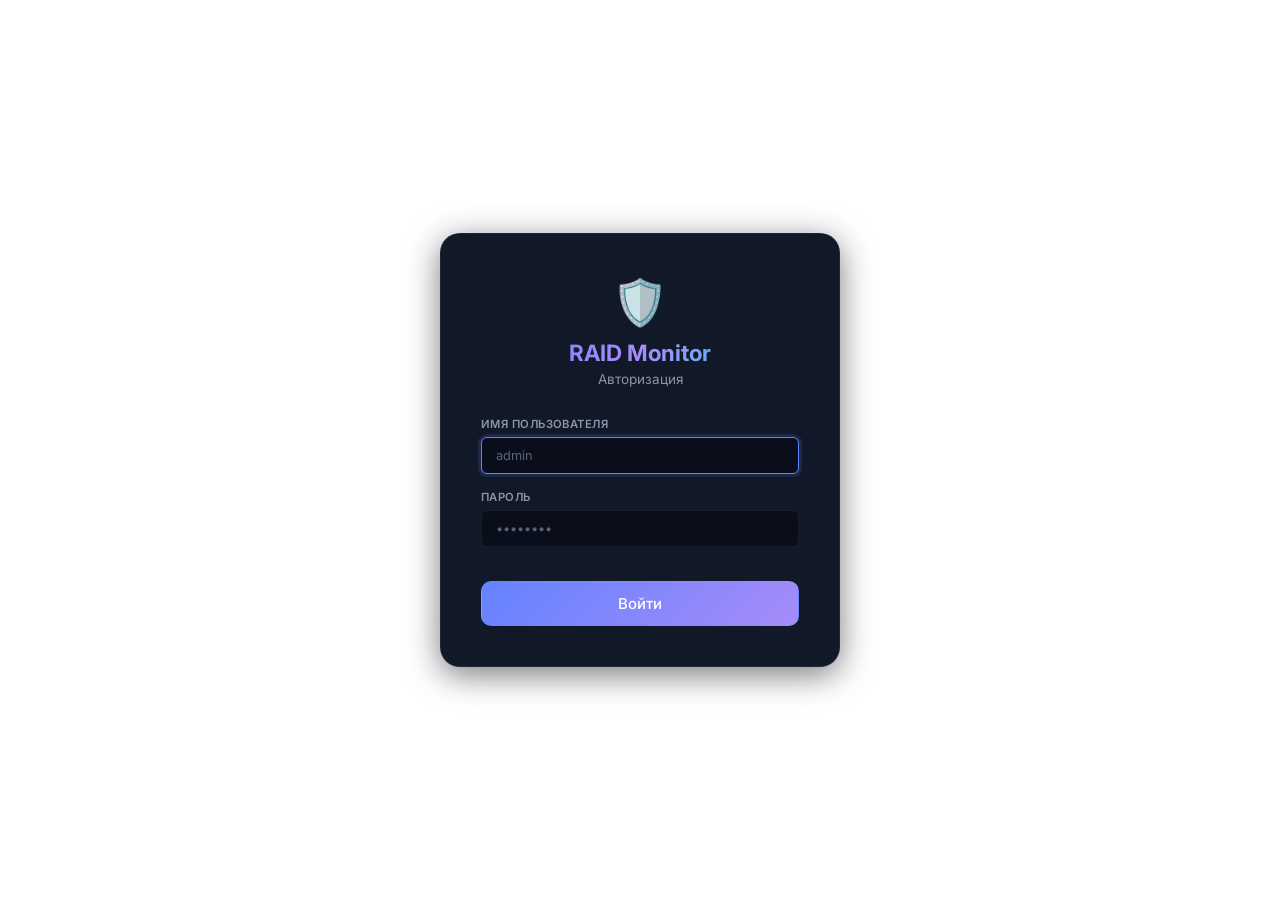
<file: static/login.html>
<!DOCTYPE html>
<html lang="ru">
<head>
    <meta charset="UTF-8">
    <meta name="viewport" content="width=device-width, initial-scale=1.0">
    <title>Вход - StorCLI RAID Monitor</title>
    <link rel="stylesheet" href="/static/style.css">
    <link rel="icon" href="data:image/svg+xml,<svg xmlns='http://www.w3.org/2000/svg' viewBox='0 0 100 100'><text y='.9em' font-size='90'>🛡️</text></svg>">
    <style>
        body {
            display: flex;
            align-items: center;
            justify-content: center;
            min-height: 100vh;
            background: var(--bg-main);
            margin: 0;
        }
        .login-card {
            background: var(--bg-secondary);
            border: 1px solid var(--border-color);
            border-radius: var(--radius-xl);
            padding: 40px;
            width: 100%;
            max-width: 400px;
            box-shadow: var(--shadow-lg), 0 0 40px rgba(99, 131, 255, 0.05);
        }
        .login-header {
            text-align: center;
            margin-bottom: 30px;
        }
        .login-icon {
            font-size: 3rem;
            margin-bottom: 10px;
        }
        .login-title {
            font-size: 1.5rem;
            font-weight: 700;
            background: var(--gradient-header);
            -webkit-background-clip: text;
            background-clip: text;
            -webkit-text-fill-color: transparent;
            margin: 0;
        }
        .login-subtitle {
            color: var(--text-secondary);
            font-size: 0.9rem;
            margin-top: 5px;
        }
        .error-msg {
            display: none;
            background: var(--status-critical-bg);
            border: 1px solid var(--status-critical-border);
            color: var(--status-critical);
            padding: 10px 14px;
            border-radius: var(--radius-sm);
            font-size: 0.85rem;
            margin-bottom: 20px;
            text-align: center;
        }
        .btn-full {
            width: 100%;
            justify-content: center;
            padding: 12px;
            font-size: 1rem;
            margin-top: 10px;
        }
    </style>
</head>
<body>

    <div class="login-card">
        <div class="login-header">
            <div class="login-icon">🛡️</div>
            <h1 class="login-title">RAID Monitor</h1>
            <div class="login-subtitle">Авторизация</div>
        </div>

        <div id="error-msg" class="error-msg"></div>

        <form id="login-form">
            <div class="form-group" style="margin-bottom: 16px;">
                <label for="username">Имя пользователя</label>
                <input type="text" id="username" placeholder="admin" required autofocus>
            </div>
            <div class="form-group" style="margin-bottom: 24px;">
                <label for="password">Пароль</label>
                <input type="password" id="password" placeholder="••••••••" required>
            </div>
            <button type="submit" class="btn btn-primary btn-full" id="btn-login">
                Войти
            </button>
        </form>
    </div>

    <script>
        document.getElementById('login-form').addEventListener('submit', async (e) => {
            e.preventDefault();
            const btn = document.getElementById('btn-login');
            const err = document.getElementById('error-msg');
            const user = document.getElementById('username').value;
            const pass = document.getElementById('password').value;

            btn.disabled = true;
            btn.textContent = 'Вход...';
            err.style.display = 'none';

            try {
                const res = await fetch('/api/login', {
                    method: 'POST',
                    headers: { 'Content-Type': 'application/json' },
                    body: JSON.stringify({ username: user, password: pass })
                });

                if (res.ok) {
                    window.location.href = '/';
                } else {
                    const data = await res.json();
                    err.textContent = data.detail?.message || 'Ошибка авторизации';
                    err.style.display = 'block';
                }
            } catch (error) {
                err.textContent = 'Ошибка соединения с сервером';
                err.style.display = 'block';
            } finally {
                btn.disabled = false;
                btn.textContent = 'Войти';
            }
        });
    </script>
</body>
</html>
</file>
<file: static/style.css>
/* ============================================================
   StorCLI RAID Monitor — Стили дашборда
   ============================================================
   Цветовая палитра: тёмная тема с акцентами на статусах.
   Используется Inter (Google Fonts) для современной типографики.
   ============================================================ */

/* ── Google Fonts ─────────────────────────────────────── */
@import url('https://fonts.googleapis.com/css2?family=Inter:wght@300;400;500;600;700&family=JetBrains+Mono:wght@400;500&display=swap');

/* ── CSS Custom Properties (Design Tokens) ───────────── */
:root {
    /* Базовые цвета */
    --bg-primary: #0a0e1a;
    --bg-secondary: #111827;
    --bg-card: #1a2035;
    --bg-card-hover: #1f2847;
    --bg-table-row: #151c30;
    --bg-table-row-alt: #1a2240;

    /* Текст */
    --text-primary: #e8ecf4;
    --text-secondary: #8b95a8;
    --text-muted: #5a6478;

    /* Бордеры */
    --border-color: rgba(255, 255, 255, 0.06);
    --border-accent: rgba(99, 131, 255, 0.2);

    /* Статусные цвета */
    --status-optimal: #10b981;
    --status-optimal-bg: rgba(16, 185, 129, 0.1);
    --status-optimal-border: rgba(16, 185, 129, 0.3);

    --status-degraded: #f59e0b;
    --status-degraded-bg: rgba(245, 158, 11, 0.1);
    --status-degraded-border: rgba(245, 158, 11, 0.3);

    --status-critical: #ef4444;
    --status-critical-bg: rgba(239, 68, 68, 0.1);
    --status-critical-border: rgba(239, 68, 68, 0.3);

    --status-unknown: #6b7280;
    --status-unknown-bg: rgba(107, 114, 128, 0.1);
    --status-unknown-border: rgba(107, 114, 128, 0.3);

    /* Акцентные цвета */
    --accent-blue: #6383ff;
    --accent-blue-hover: #7c99ff;
    --accent-purple: #a78bfa;
    --accent-cyan: #22d3ee;

    /* Градиенты */
    --gradient-header: linear-gradient(135deg, #6383ff 0%, #a78bfa 50%, #22d3ee 100%);
    --gradient-card-border: linear-gradient(135deg, rgba(99, 131, 255, 0.3), rgba(167, 139, 250, 0.1), rgba(34, 211, 238, 0.3));

    /* Тени */
    --shadow-sm: 0 1px 3px rgba(0, 0, 0, 0.3);
    --shadow-md: 0 4px 12px rgba(0, 0, 0, 0.4);
    --shadow-lg: 0 8px 32px rgba(0, 0, 0, 0.5);
    --shadow-glow: 0 0 20px rgba(99, 131, 255, 0.15);

    /* Радиусы */
    --radius-sm: 6px;
    --radius-md: 10px;
    --radius-lg: 16px;
    --radius-xl: 20px;

    /* Переходы */
    --transition-fast: 150ms ease;
    --transition-base: 250ms ease;
    --transition-slow: 400ms cubic-bezier(0.4, 0, 0.2, 1);
}

/* ── Reset & Base ────────────────────────────────────── */
*,
*::before,
*::after {
    margin: 0;
    padding: 0;
    box-sizing: border-box;
}

html {
    font-size: 15px;
    scroll-behavior: smooth;
    -webkit-font-smoothing: antialiased;
    -moz-osx-font-smoothing: grayscale;
}

body {
    font-family: 'Inter', -apple-system, BlinkMacSystemFont, sans-serif;
    background-color: var(--bg-primary);
    color: var(--text-primary);
    min-height: 100vh;
    overflow-x: hidden;

    /* Едва заметный паттерн фона */
    background-image:
        radial-gradient(ellipse at 15% 15%, rgba(99, 131, 255, 0.04) 0%, transparent 50%),
        radial-gradient(ellipse at 85% 85%, rgba(167, 139, 250, 0.03) 0%, transparent 50%);
}

/* ── Layout ──────────────────────────────────────────── */
.app-container {
    max-width: 1280px;
    margin: 0 auto;
    padding: 24px 32px 64px;
}

/* ── Header ──────────────────────────────────────────── */
.app-header {
    display: flex;
    align-items: center;
    justify-content: space-between;
    flex-wrap: wrap;
    gap: 16px;
    padding-bottom: 28px;
    margin-bottom: 28px;
    border-bottom: 1px solid var(--border-color);
}

.header-left {
    display: flex;
    align-items: center;
    gap: 16px;
}

.header-icon {
    width: 48px;
    height: 48px;
    border-radius: var(--radius-md);
    background: var(--gradient-header);
    display: flex;
    align-items: center;
    justify-content: center;
    font-size: 24px;
    box-shadow: var(--shadow-glow);
}

.app-title {
    font-size: 1.65rem;
    font-weight: 700;
    background: var(--gradient-header);
    -webkit-background-clip: text;
    -webkit-text-fill-color: transparent;
    background-clip: text;
    letter-spacing: -0.02em;
}

.app-subtitle {
    font-size: 0.85rem;
    color: var(--text-secondary);
    margin-top: 2px;
}

.header-right {
    display: flex;
    align-items: center;
    gap: 12px;
}

/* ── Overall Status Badge ────────────────────────────── */
.overall-badge {
    display: inline-flex;
    align-items: center;
    gap: 8px;
    padding: 8px 18px;
    border-radius: 100px;
    font-size: 0.8rem;
    font-weight: 600;
    text-transform: uppercase;
    letter-spacing: 0.05em;
    transition: all var(--transition-base);
    border: 1px solid;
}

.overall-badge.optimal {
    color: var(--status-optimal);
    background: var(--status-optimal-bg);
    border-color: var(--status-optimal-border);
}

.overall-badge.degraded {
    color: var(--status-degraded);
    background: var(--status-degraded-bg);
    border-color: var(--status-degraded-border);
    animation: pulse-warn 2s infinite;
}

.overall-badge.critical {
    color: var(--status-critical);
    background: var(--status-critical-bg);
    border-color: var(--status-critical-border);
    animation: pulse-critical 1.2s infinite;
}

.overall-badge .dot {
    width: 8px;
    height: 8px;
    border-radius: 50%;
    background: currentColor;
}

/* ── Host Selector (панель переключения серверов) ──── */
.host-selector {
    display: flex;
    align-items: center;
    gap: 16px;
    margin-bottom: 24px;
    padding: 14px 20px;
    background: var(--bg-card);
    border: 1px solid var(--border-color);
    border-radius: var(--radius-lg);
}

.host-selector-label {
    display: flex;
    align-items: center;
    gap: 8px;
    font-size: 0.78rem;
    font-weight: 600;
    color: var(--text-secondary);
    text-transform: uppercase;
    letter-spacing: 0.06em;
    white-space: nowrap;
    flex-shrink: 0;
}

.host-selector-icon {
    font-size: 1.1rem;
}

.host-tabs {
    display: flex;
    gap: 8px;
    overflow-x: auto;
    scrollbar-width: thin;
    scrollbar-color: var(--border-accent) transparent;
    flex: 1;
    padding: 2px 0;
}

.host-tabs::-webkit-scrollbar {
    height: 4px;
}

.host-tabs::-webkit-scrollbar-track {
    background: transparent;
}

.host-tabs::-webkit-scrollbar-thumb {
    background: var(--border-accent);
    border-radius: 4px;
}

.host-tab {
    display: flex;
    align-items: center;
    gap: 10px;
    padding: 8px 16px;
    border: 1px solid var(--border-color);
    border-radius: var(--radius-md);
    background: var(--bg-primary);
    color: var(--text-secondary);
    font-family: inherit;
    font-size: 0.82rem;
    cursor: pointer;
    transition: all var(--transition-base);
    white-space: nowrap;
    flex-shrink: 0;
}

.host-tab:hover {
    background: var(--bg-card-hover);
    border-color: var(--border-accent);
    color: var(--text-primary);
}

.host-tab.active {
    background: rgba(99, 131, 255, 0.08);
    border-color: var(--accent-blue);
    color: var(--text-primary);
    box-shadow: 0 0 12px rgba(99, 131, 255, 0.1);
}

.host-tab-content {
    display: flex;
    flex-direction: column;
    gap: 1px;
}

.host-tab-name {
    font-weight: 600;
    font-size: 0.82rem;
}

.host-tab-address {
    font-size: 0.68rem;
    font-family: 'JetBrains Mono', monospace;
    color: var(--text-muted);
}

.host-tab.active .host-tab-address {
    color: var(--text-secondary);
}

/* Индикатор статуса на табе хоста */
.host-tab-indicator {
    width: 8px;
    height: 8px;
    border-radius: 50%;
    background: var(--text-muted);
    flex-shrink: 0;
    transition: background var(--transition-base), box-shadow var(--transition-base);
}

.host-tab-indicator.optimal {
    background: var(--status-optimal);
    box-shadow: 0 0 6px rgba(16, 185, 129, 0.4);
}

.host-tab-indicator.degraded {
    background: var(--status-degraded);
    box-shadow: 0 0 6px rgba(245, 158, 11, 0.4);
    animation: pulse-indicator 2s infinite;
}

.host-tab-indicator.critical {
    background: var(--status-critical);
    box-shadow: 0 0 6px rgba(239, 68, 68, 0.4);
    animation: pulse-indicator 1s infinite;
}

@keyframes pulse-indicator {

    0%,
    100% {
        opacity: 1;
    }

    50% {
        opacity: 0.4;
    }
}

/* ── Host Info Banner ─────────────────────────────────── */
.host-info-banner {
    padding: 12px 20px;
    margin-bottom: 24px;
    background: rgba(99, 131, 255, 0.05);
    border: 1px solid var(--border-accent);
    border-radius: var(--radius-md);
    display: flex;
    align-items: baseline;
    gap: 12px;
}

.host-info-name {
    font-weight: 700;
    font-size: 0.95rem;
    color: var(--accent-blue);
}

.host-info-detail {
    font-size: 0.8rem;
    color: var(--text-secondary);
    font-family: 'JetBrains Mono', monospace;
}

/* ── Кнопки ──────────────────────────────────────────── */
.btn {
    display: inline-flex;
    align-items: center;
    gap: 8px;
    padding: 10px 22px;
    border: 1px solid var(--border-accent);
    border-radius: var(--radius-md);
    background: var(--bg-card);
    color: var(--text-primary);
    font-family: inherit;
    font-size: 0.85rem;
    font-weight: 500;
    cursor: pointer;
    transition: all var(--transition-base);
    white-space: nowrap;
}

.btn:hover {
    background: var(--bg-card-hover);
    border-color: var(--accent-blue);
    box-shadow: var(--shadow-glow);
    transform: translateY(-1px);
}

.btn:active {
    transform: translateY(0);
}

.btn-primary {
    background: linear-gradient(135deg, var(--accent-blue), var(--accent-purple));
    border-color: transparent;
    color: #fff;
}

.btn-primary:hover {
    background: linear-gradient(135deg, var(--accent-blue-hover), #b49bff);
    border-color: transparent;
    box-shadow: 0 0 24px rgba(99, 131, 255, 0.3);
}

.btn .icon {
    font-size: 1.1em;
    transition: transform var(--transition-base);
}

.btn:hover .icon {
    transform: rotate(45deg);
}

.btn.loading .icon {
    animation: spin 1s linear infinite;
}

/* ── Cards Grid ──────────────────────────────────────── */
.stats-grid {
    display: grid;
    grid-template-columns: repeat(auto-fit, minmax(200px, 1fr));
    gap: 16px;
    margin-bottom: 32px;
}

.stat-card {
    position: relative;
    padding: 20px 22px;
    background: var(--bg-card);
    border: 1px solid var(--border-color);
    border-radius: var(--radius-lg);
    transition: all var(--transition-base);
    overflow: hidden;
}

.stat-card::before {
    content: '';
    position: absolute;
    top: 0;
    left: 0;
    right: 0;
    height: 3px;
    background: var(--gradient-header);
    opacity: 0;
    transition: opacity var(--transition-base);
}

.stat-card:hover {
    border-color: var(--border-accent);
    box-shadow: var(--shadow-md);
    transform: translateY(-2px);
}

.stat-card:hover::before {
    opacity: 1;
}

.stat-label {
    font-size: 0.75rem;
    font-weight: 500;
    color: var(--text-secondary);
    text-transform: uppercase;
    letter-spacing: 0.06em;
    margin-bottom: 8px;
}

.stat-value {
    font-size: 1.35rem;
    font-weight: 700;
    color: var(--text-primary);
    font-family: 'JetBrains Mono', monospace;
}

.stat-value.small {
    font-size: 0.95rem;
    font-weight: 500;
}

/* ── Section (панели-карточки с таблицами) ────────────── */
.section {
    margin-bottom: 28px;
}

.section-card {
    background: var(--bg-card);
    border: 1px solid var(--border-color);
    border-radius: var(--radius-lg);
    overflow: hidden;
    transition: border-color var(--transition-base);
}

.section-card:hover {
    border-color: var(--border-accent);
}

.section-header {
    display: flex;
    align-items: center;
    justify-content: space-between;
    padding: 18px 24px;
    border-bottom: 1px solid var(--border-color);
    cursor: pointer;
    user-select: none;
    transition: background var(--transition-fast);
}

.section-header:hover {
    background: rgba(255, 255, 255, 0.02);
}

.section-header-left {
    display: flex;
    align-items: center;
    gap: 12px;
}

.section-icon {
    font-size: 1.2rem;
}

.section-title {
    font-size: 1rem;
    font-weight: 600;
    color: var(--text-primary);
}

.section-count {
    font-size: 0.75rem;
    font-weight: 500;
    color: var(--text-secondary);
    background: var(--bg-primary);
    padding: 3px 10px;
    border-radius: 100px;
}

.section-toggle {
    font-size: 0.8rem;
    color: var(--text-muted);
    transition: transform var(--transition-base);
}

.section-toggle.collapsed {
    transform: rotate(-90deg);
}

.section-body {
    overflow: hidden;
    transition: max-height var(--transition-slow), opacity var(--transition-base);
}

.section-body.collapsed {
    max-height: 0 !important;
    opacity: 0;
}

/* ── Таблицы ─────────────────────────────────────────── */
.data-table {
    width: 100%;
    border-collapse: collapse;
    font-size: 0.85rem;
}

.data-table thead th {
    padding: 12px 16px;
    text-align: left;
    font-size: 0.72rem;
    font-weight: 600;
    color: var(--text-secondary);
    text-transform: uppercase;
    letter-spacing: 0.08em;
    background: rgba(0, 0, 0, 0.2);
    border-bottom: 1px solid var(--border-color);
    white-space: nowrap;
}

.data-table tbody tr {
    border-bottom: 1px solid var(--border-color);
    transition: background var(--transition-fast);
}

.data-table tbody tr:last-child {
    border-bottom: none;
}

.data-table tbody tr:nth-child(even) {
    background: rgba(255, 255, 255, 0.015);
}

.data-table tbody tr:hover {
    background: rgba(99, 131, 255, 0.04);
}

.data-table tbody td {
    padding: 11px 16px;
    color: var(--text-primary);
    font-family: 'JetBrains Mono', monospace;
    font-size: 0.8rem;
    white-space: nowrap;
}

/* ── Строки таблицы с разными статусами ──────────────── */
.data-table tbody tr.row-degraded {
    background: var(--status-degraded-bg) !important;
    border-left: 3px solid var(--status-degraded);
}

.data-table tbody tr.row-critical {
    background: var(--status-critical-bg) !important;
    border-left: 3px solid var(--status-critical);
    animation: pulse-row-critical 2s infinite;
}

/* ── Status Badge (внутри таблицы) ───────────────────── */
.status-badge {
    display: inline-flex;
    align-items: center;
    gap: 6px;
    padding: 4px 12px;
    border-radius: 100px;
    font-size: 0.75rem;
    font-weight: 600;
    border: 1px solid;
}

.status-badge.optimal {
    color: var(--status-optimal);
    background: var(--status-optimal-bg);
    border-color: var(--status-optimal-border);
}

.status-badge.degraded {
    color: var(--status-degraded);
    background: var(--status-degraded-bg);
    border-color: var(--status-degraded-border);
}

.status-badge.critical {
    color: var(--status-critical);
    background: var(--status-critical-bg);
    border-color: var(--status-critical-border);
}

.status-badge.unknown {
    color: var(--status-unknown);
    background: var(--status-unknown-bg);
    border-color: var(--status-unknown-border);
}

.status-badge .dot {
    width: 6px;
    height: 6px;
    border-radius: 50%;
    background: currentColor;
}

/* ── Loader ──────────────────────────────────────────── */
.loader-overlay {
    display: none;
    position: fixed;
    inset: 0;
    background: rgba(10, 14, 26, 0.7);
    backdrop-filter: blur(6px);
    -webkit-backdrop-filter: blur(6px);
    z-index: 1000;
    align-items: center;
    justify-content: center;
}

.loader-overlay.active {
    display: flex;
}

.loader-content {
    text-align: center;
}

.loader-spinner {
    width: 56px;
    height: 56px;
    border-radius: 50%;
    border: 3px solid var(--border-color);
    border-top-color: var(--accent-blue);
    animation: spin 0.8s linear infinite;
    margin: 0 auto 20px;
}

.loader-text {
    font-size: 0.95rem;
    color: var(--text-secondary);
    font-weight: 500;
}

.loader-subtext {
    font-size: 0.8rem;
    color: var(--text-muted);
    margin-top: 6px;
}

/* ── Сообщение об ошибке ─────────────────────────────── */
.error-banner {
    display: none;
    padding: 18px 24px;
    margin-bottom: 24px;
    background: var(--status-critical-bg);
    border: 1px solid var(--status-critical-border);
    border-radius: var(--radius-md);
    color: var(--status-critical);
}

.error-banner.visible {
    display: flex;
    align-items: flex-start;
    gap: 12px;
}

.error-banner .error-icon {
    font-size: 1.3rem;
    flex-shrink: 0;
    margin-top: 2px;
}

.error-banner .error-body {
    flex: 1;
}

.error-banner .error-title {
    font-weight: 700;
    font-size: 0.9rem;
    margin-bottom: 4px;
}

.error-banner .error-message {
    font-size: 0.82rem;
    color: rgba(239, 68, 68, 0.8);
    line-height: 1.5;
}

/* ── Timestamp footer ────────────────────────────────── */
.footer-info {
    margin-top: 32px;
    padding-top: 20px;
    border-top: 1px solid var(--border-color);
    display: flex;
    align-items: center;
    justify-content: space-between;
    flex-wrap: wrap;
    gap: 10px;
    font-size: 0.78rem;
    color: var(--text-muted);
}

/* ── Controller Block (блок одного контроллера) ──────── */
.controller-block {
    margin-bottom: 36px;
    padding-bottom: 4px;
}

.controller-block+.controller-block {
    border-top: 2px solid var(--border-accent);
    padding-top: 32px;
}

.controller-header {
    display: flex;
    align-items: center;
    justify-content: space-between;
    padding: 16px 22px;
    margin-bottom: 20px;
    border-radius: var(--radius-lg);
    border: 1px solid var(--border-color);
    background: var(--bg-card);
    transition: border-color var(--transition-base);
}

.controller-header.optimal {
    border-left: 4px solid var(--status-optimal);
}

.controller-header.degraded {
    border-left: 4px solid var(--status-degraded);
    background: rgba(245, 158, 11, 0.03);
}

.controller-header.critical {
    border-left: 4px solid var(--status-critical);
    background: rgba(239, 68, 68, 0.03);
}

.controller-header-left {
    display: flex;
    align-items: center;
    gap: 14px;
}

.controller-index {
    display: flex;
    align-items: center;
    justify-content: center;
    width: 40px;
    height: 40px;
    border-radius: var(--radius-md);
    background: var(--gradient-header);
    color: #fff;
    font-weight: 700;
    font-size: 0.85rem;
    font-family: 'JetBrains Mono', monospace;
    flex-shrink: 0;
}

.controller-model {
    font-weight: 600;
    font-size: 0.95rem;
    color: var(--text-primary);
}

.controller-serial {
    font-size: 0.75rem;
    color: var(--text-secondary);
    font-family: 'JetBrains Mono', monospace;
    margin-top: 2px;
}

.controller-header-right {
    flex-shrink: 0;
}

.controller-error {
    display: flex;
    align-items: center;
    gap: 10px;
    padding: 14px 20px;
    margin-bottom: 20px;
    background: var(--status-critical-bg);
    border: 1px solid var(--status-critical-border);
    border-radius: var(--radius-md);
    color: var(--status-critical);
    font-size: 0.85rem;
}

/* ── Controller Actions Bar ──────────────────────────── */
.ctrl-actions {
    display: flex;
    flex-wrap: wrap;
    gap: 8px;
    margin-bottom: 24px;
    padding: 14px 18px;
    background: var(--bg-card);
    border: 1px solid var(--border-color);
    border-radius: var(--radius-md);
}

/* ── Action Buttons ──────────────────────────────────── */
.action-btn {
    display: inline-flex;
    align-items: center;
    gap: 6px;
    padding: 7px 14px;
    border: 1px solid var(--border-color);
    border-radius: var(--radius-sm);
    background: var(--bg-primary);
    color: var(--text-secondary);
    font-family: inherit;
    font-size: 0.78rem;
    font-weight: 500;
    cursor: pointer;
    transition: all var(--transition-base);
    white-space: nowrap;
}

.action-btn:hover {
    background: var(--bg-card-hover);
    border-color: var(--border-accent);
    color: var(--text-primary);
    transform: translateY(-1px);
}

.action-btn-warn {
    border-color: rgba(245, 158, 11, 0.2);
}

.action-btn-warn:hover {
    border-color: var(--status-degraded);
    background: var(--status-degraded-bg);
    color: var(--status-degraded);
}

/* Small action buttons (inside table cells) */
.action-btn-sm {
    display: inline-flex;
    align-items: center;
    justify-content: center;
    width: 28px;
    height: 28px;
    border: 1px solid var(--border-color);
    border-radius: var(--radius-sm);
    background: var(--bg-primary);
    font-size: 0.8rem;
    cursor: pointer;
    transition: all var(--transition-fast);
    padding: 0;
}

.action-btn-sm:hover {
    background: var(--bg-card-hover);
    border-color: var(--border-accent);
    transform: scale(1.1);
}

.action-btn-sm.action-btn-warn:hover {
    border-color: var(--status-degraded);
    background: var(--status-degraded-bg);
}

.action-group {
    display: flex;
    gap: 4px;
    flex-wrap: nowrap;
}

.actions-cell {
    white-space: nowrap !important;
}

/* ── Warning Button ──────────────────────────────────── */
.btn-warning {
    background: linear-gradient(135deg, #f59e0b, #d97706);
    border-color: transparent;
    color: #fff;
    font-weight: 600;
}

.btn-warning:hover {
    background: linear-gradient(135deg, #fbbf24, #f59e0b);
    border-color: transparent;
    box-shadow: 0 0 20px rgba(245, 158, 11, 0.3);
}

.btn-danger {
    background: rgba(239, 68, 68, 0.1) !important;
}

.btn-danger:hover {
    background: var(--status-critical) !important;
    color: white !important;
}

#dangerous-confirm-btn:disabled {
    opacity: 0.5;
    cursor: not-allowed;
}

/* ── Settings Grid ───────────────────────────────────── */
.settings-grid {
    display: grid;
    grid-template-columns: repeat(auto-fit, minmax(280px, 1fr));
    gap: 12px;
    margin-bottom: 20px;
}

.setting-item {
    display: flex;
    align-items: center;
    justify-content: space-between;
    padding: 12px 16px;
    background: rgba(255, 255, 255, 0.02);
    border: 1px solid var(--border-color);
    border-radius: var(--radius-sm);
    transition: all var(--transition-fast);
}

.setting-item:hover {
    background: rgba(255, 255, 255, 0.04);
    border-color: var(--border-accent);
}

.setting-info {
    display: flex;
    flex-direction: column;
    gap: 4px;
}

.setting-title {
    font-size: 0.85rem;
    font-weight: 600;
    color: var(--text-primary);
}

.setting-desc {
    font-size: 0.75rem;
    color: var(--text-secondary);
    font-family: 'JetBrains Mono', monospace;
}

/* ── Confirm Modal ───────────────────────────────────── */
.modal-sm {
    max-width: 480px;
}

.confirm-body {
    padding: 24px 28px;
}

.confirm-text {
    font-size: 1rem;
    font-weight: 500;
    color: var(--text-primary);
    line-height: 1.5;
    margin-bottom: 16px;
}

.confirm-meta {
    display: flex;
    flex-direction: column;
    gap: 6px;
    font-size: 0.8rem;
    color: var(--text-secondary);
    font-family: 'JetBrains Mono', monospace;
}

/* ── Result Modal ────────────────────────────────────── */
.result-body {
    padding: 24px 28px;
}

.result-status {
    font-size: 0.95rem;
    font-weight: 600;
    margin-bottom: 12px;
    padding: 10px 16px;
    border-radius: var(--radius-sm);
}

.result-success {
    color: var(--status-optimal);
    background: var(--status-optimal-bg);
    border: 1px solid var(--status-optimal-border);
}

.result-error {
    color: var(--status-critical);
    background: var(--status-critical-bg);
    border: 1px solid var(--status-critical-border);
}

.result-meta {
    margin-bottom: 12px;
}

.result-meta code {
    font-family: 'JetBrains Mono', monospace;
    font-size: 0.75rem;
    color: var(--text-secondary);
    background: var(--bg-primary);
    padding: 4px 10px;
    border-radius: var(--radius-sm);
    display: inline-block;
    word-break: break-all;
}

.result-output {
    font-family: 'JetBrains Mono', monospace;
    font-size: 0.78rem;
    line-height: 1.6;
    color: var(--text-primary);
    background: var(--bg-primary);
    border: 1px solid var(--border-color);
    border-radius: var(--radius-sm);
    padding: 16px;
    max-height: 400px;
    overflow: auto;
    white-space: pre-wrap;
    word-break: break-word;
}

/* ── Animations ──────────────────────────────────────── */
@keyframes spin {
    from {
        transform: rotate(0deg);
    }

    to {
        transform: rotate(360deg);
    }
}

@keyframes pulse-warn {

    0%,
    100% {
        box-shadow: 0 0 0 0 rgba(245, 158, 11, 0.2);
    }

    50% {
        box-shadow: 0 0 12px 4px rgba(245, 158, 11, 0.15);
    }
}

@keyframes pulse-critical {

    0%,
    100% {
        box-shadow: 0 0 0 0 rgba(239, 68, 68, 0.3);
    }

    50% {
        box-shadow: 0 0 16px 6px rgba(239, 68, 68, 0.2);
    }
}

@keyframes pulse-row-critical {

    0%,
    100% {
        background: var(--status-critical-bg);
    }

    50% {
        background: rgba(239, 68, 68, 0.16);
    }
}

@keyframes fadeInUp {
    from {
        opacity: 0;
        transform: translateY(12px);
    }

    to {
        opacity: 1;
        transform: translateY(0);
    }
}

.fade-in {
    animation: fadeInUp 0.4s ease forwards;
}

/* ── Responsive ──────────────────────────────────────── */
@media (max-width: 768px) {
    .app-container {
        padding: 16px 16px 48px;
    }

    .app-header {
        flex-direction: column;
        align-items: flex-start;
    }

    .header-right {
        width: 100%;
        justify-content: flex-start;
    }

    .host-selector {
        flex-direction: column;
        align-items: flex-start;
        gap: 10px;
    }

    .host-tabs {
        width: 100%;
    }

    .host-info-banner {
        flex-direction: column;
        gap: 4px;
    }

    .stats-grid {
        grid-template-columns: repeat(2, 1fr);
    }

    .data-table {
        display: block;
        overflow-x: auto;
        -webkit-overflow-scrolling: touch;
    }

    .section-header {
        padding: 14px 16px;
    }

    .data-table thead th,
    .data-table tbody td {
        padding: 10px 12px;
    }
}

@media (max-width: 480px) {
    .stats-grid {
        grid-template-columns: 1fr;
    }
}

/* ── Host Info Banner (с кнопками действий) ──────────── */
.host-info-banner {
    padding: 12px 20px;
    margin-bottom: 24px;
    background: rgba(99, 131, 255, 0.05);
    border: 1px solid var(--border-accent);
    border-radius: var(--radius-md);
    display: flex;
    align-items: center;
    justify-content: space-between;
    gap: 12px;
}

.host-info-left {
    display: flex;
    align-items: baseline;
    gap: 12px;
    flex-wrap: wrap;
}

.host-info-name {
    font-weight: 700;
    font-size: 0.95rem;
    color: var(--accent-blue);
}

.host-info-detail {
    font-size: 0.8rem;
    color: var(--text-secondary);
    font-family: 'JetBrains Mono', monospace;
}

.host-info-actions {
    display: flex;
    align-items: center;
    gap: 6px;
    flex-shrink: 0;
}

.btn-icon {
    display: flex;
    align-items: center;
    justify-content: center;
    width: 34px;
    height: 34px;
    border: 1px solid var(--border-color);
    border-radius: var(--radius-sm);
    background: var(--bg-card);
    cursor: pointer;
    font-size: 0.9rem;
    transition: all var(--transition-base);
}

.btn-icon:hover {
    background: var(--bg-card-hover);
    border-color: var(--border-accent);
    transform: translateY(-1px);
}

.btn-icon-danger:hover {
    border-color: var(--status-critical-border);
    background: var(--status-critical-bg);
}

/* ── Modal Overlay ───────────────────────────────────── */
.modal-overlay {
    display: none;
    position: fixed;
    inset: 0;
    background: rgba(10, 14, 26, 0.8);
    backdrop-filter: blur(8px);
    -webkit-backdrop-filter: blur(8px);
    z-index: 2000;
    align-items: flex-start;
    justify-content: center;
    padding: 40px 16px;
    overflow-y: auto;
}

.modal-overlay.active {
    display: flex;
}

.modal-content {
    width: 100%;
    max-width: 620px;
    background: var(--bg-secondary);
    border: 1px solid var(--border-color);
    border-radius: var(--radius-xl);
    box-shadow: var(--shadow-lg), 0 0 60px rgba(99, 131, 255, 0.08);
    animation: modalIn 0.3s ease;
}

@keyframes modalIn {
    from {
        opacity: 0;
        transform: translateY(-20px) scale(0.97);
    }

    to {
        opacity: 1;
        transform: translateY(0) scale(1);
    }
}

.modal-header {
    display: flex;
    align-items: center;
    justify-content: space-between;
    padding: 22px 28px 18px;
    border-bottom: 1px solid var(--border-color);
}

.modal-title {
    font-size: 1.15rem;
    font-weight: 700;
    color: var(--text-primary);
    background: var(--gradient-header);
    -webkit-background-clip: text;
    -webkit-text-fill-color: transparent;
    background-clip: text;
}

.modal-close {
    width: 32px;
    height: 32px;
    border: none;
    border-radius: var(--radius-sm);
    background: transparent;
    color: var(--text-secondary);
    font-size: 1.4rem;
    cursor: pointer;
    display: flex;
    align-items: center;
    justify-content: center;
    transition: all var(--transition-fast);
}

.modal-close:hover {
    background: rgba(255, 255, 255, 0.06);
    color: var(--text-primary);
}

/* ── Form ────────────────────────────────────────────── */
#host-form {
    padding: 24px 28px 28px;
}

.form-grid {
    display: grid;
    grid-template-columns: 1fr 1fr;
    gap: 16px;
}

.form-group {
    display: flex;
    flex-direction: column;
    gap: 6px;
}

.form-group.full {
    grid-column: 1 / -1;
}

.form-group.small {
    max-width: 140px;
}

.form-group label {
    font-size: 0.75rem;
    font-weight: 600;
    color: var(--text-secondary);
    text-transform: uppercase;
    letter-spacing: 0.04em;
}

.form-group input,
.form-group select {
    padding: 10px 14px;
    border: 1px solid var(--border-color);
    border-radius: var(--radius-sm);
    background: var(--bg-primary);
    color: var(--text-primary);
    font-family: inherit;
    font-size: 0.85rem;
    transition: border-color var(--transition-base), box-shadow var(--transition-base);
    outline: none;
}

.form-group input:focus,
.form-group select:focus {
    border-color: var(--accent-blue);
    box-shadow: 0 0 0 3px rgba(99, 131, 255, 0.15);
}

.form-group input::placeholder {
    color: var(--text-muted);
}

.form-group select {
    cursor: pointer;
    appearance: auto;
}

.form-hint {
    font-size: 0.72rem;
    color: var(--text-muted);
    font-style: italic;
}

.form-divider {
    grid-column: 1 / -1;
    font-size: 0.72rem;
    font-weight: 700;
    color: var(--accent-blue);
    text-transform: uppercase;
    letter-spacing: 0.08em;
    padding: 12px 0 4px;
    border-top: 1px solid var(--border-color);
    margin-top: 4px;
}

.form-actions {
    display: flex;
    justify-content: flex-end;
    gap: 10px;
    margin-top: 24px;
    padding-top: 20px;
    border-top: 1px solid var(--border-color);
}

/* ── Responsive: Modal ───────────────────────────────── */
@media (max-width: 640px) {
    .modal-content {
        max-width: 100%;
        border-radius: var(--radius-lg);
    }

    .form-grid {
        grid-template-columns: 1fr;
    }

    .form-group.small {
        max-width: none;
    }

    #host-form {
        padding: 16px 20px 24px;
    }

    .modal-header {
        padding: 16px 20px 14px;
    }

    .host-info-banner {
        flex-direction: column;
        align-items: flex-start;
    }
}
</file>
